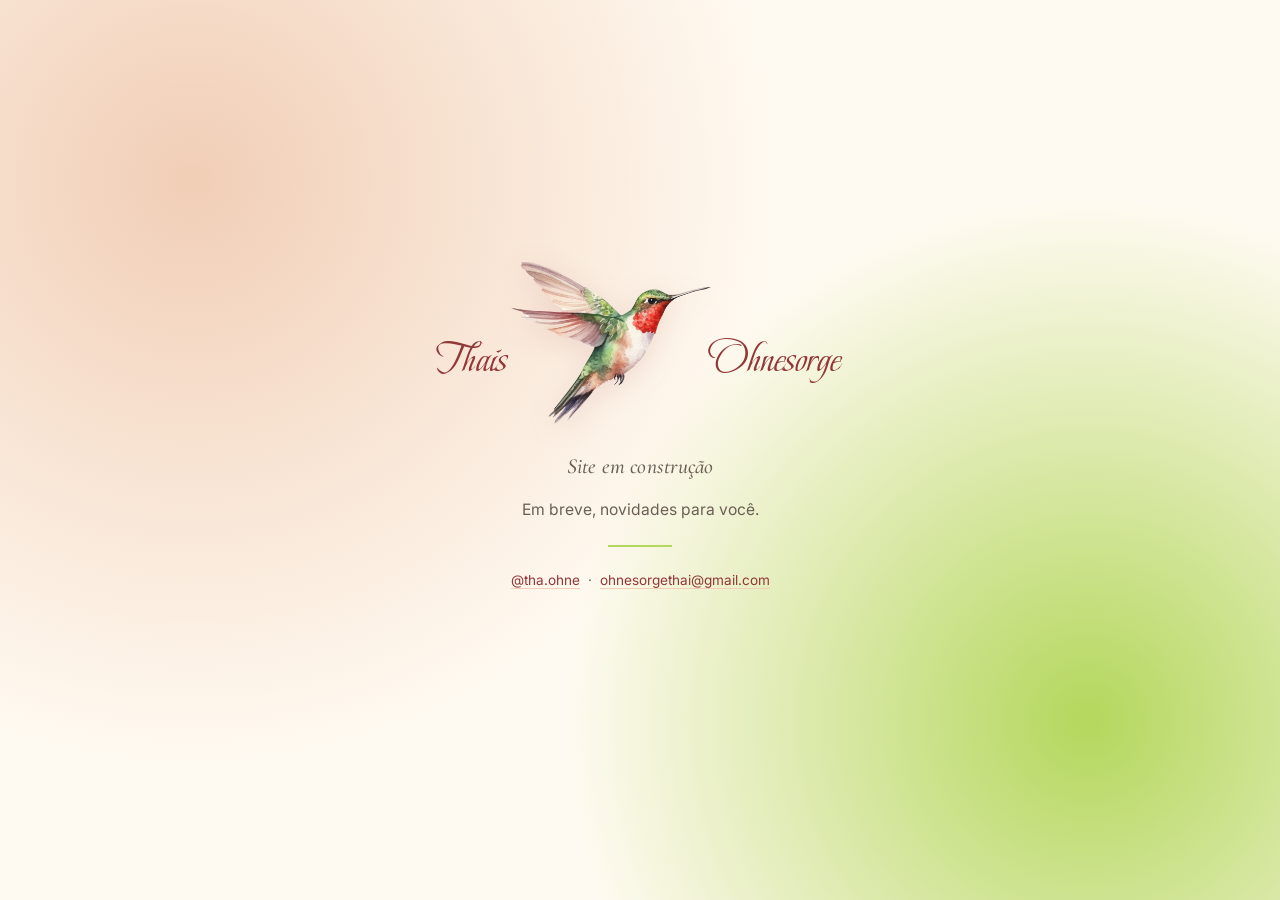
<file: index.html>
<!DOCTYPE html>
<html lang="pt-BR">
<head>
<meta charset="UTF-8">
<meta name="viewport" content="width=device-width, initial-scale=1.0">
<title>Thais Ohnesorge ARTE</title>
<meta name="description" content="O site de Thais Ohnesorge, ilustradora e aquarelista, está em construção. Em breve novidades.">
<link rel="preconnect" href="https://fonts.googleapis.com">
<link rel="preconnect" href="https://fonts.gstatic.com" crossorigin>
<link href="https://fonts.googleapis.com/css2?family=Beau+Rivage&family=Cormorant+Garamond:ital,wght@0,500;0,700;1,500&family=Inter:wght@400;500;600&display=swap" rel="stylesheet">
<style>
  :root{
    --paper:#fffaf1;
    --sand:#f1ceb6;
    --green:#b4d75d;
    --wine:#923737;
    --red:#d24737;
    --ink:#2b2420;
    --ink-soft:#6b5f54;
  }
  *{box-sizing:border-box;}
  html,body{height:100%;}
  body{
    margin:0;
    display:flex;
    align-items:center;
    justify-content:center;
    min-height:100svh;
    padding:2rem;
    background:
      radial-gradient(circle at 15% 20%, var(--sand) 0%, transparent 45%),
      radial-gradient(circle at 85% 80%, var(--green) 0%, transparent 40%),
      var(--paper);
    font-family:'Inter', sans-serif;
    color:var(--ink);
    text-align:center;
  }
  .card{
    max-width:600px;
    width:100%;
  }
  .brand-mark{
    display:flex;
    align-items:center;
    justify-content:center;
    gap:4px;
    margin:0 auto;
  }
  .brand-mark img{
    width:200px;
    width:clamp(150px, 30vw, 200px);
    height:auto;
    flex:0 0 auto;
    margin-top:-6%;
    filter:drop-shadow(0 6px 14px rgba(146,55,55,0.12));
  }
  .brand-mark .script-name{
    font-family:'Beau Rivage', cursive;
    color:var(--wine);
    line-height:1;
    white-space:nowrap;
    flex:0 0 auto;
    font-size:2.6rem;
    font-size:clamp(1.9rem, 6vw, 2.6rem);
  }
  .brand-mark .name-left{
    text-align:right;
  }
  .brand-mark .name-right{
    text-align:left;
  }
  .status{
    margin-top:1.8rem;
    font-family:'Cormorant Garamond', serif;
    font-style:italic;
    font-weight:500;
    font-size:1.35rem;
    color:var(--ink-soft);
    letter-spacing:0.01em;
  }
  .lede{
    margin-top:0.6rem;
    font-size:0.98rem;
    color:var(--ink-soft);
  }
  .rule{
    width:64px;
    height:2px;
    background:var(--green);
    border:none;
    margin:1.6rem auto;
  }
  .social{
    font-size:0.85rem;
    color:var(--ink-soft);
  }
  .social a{
    color:var(--wine);
    text-decoration:none;
    border-bottom:1px solid var(--sand);
  }
  .social a:hover{
    border-color:var(--wine);
  }

  @media (max-width: 480px){
    .brand-mark{
      flex-wrap:wrap;
      row-gap:0.3rem;
    }
    .brand-mark img{
      order:-1;
      flex-basis:100%;
      margin-top:0;
      width:180px;
    }
    .brand-mark .script-name{
      font-size:2rem;
    }
  }
</style>
</head>
<body>
  <div class="card">
    <div class="brand-mark">
      <span class="script-name name-left">Thais</span>
      <img src="assets/img/hummingbird.png" alt="Beija-flor em aquarela, símbolo de Thais Ohnesorge Arte">
      <span class="script-name name-right">Ohnesorge</span>
    </div>

    <p class="status">Site em construção</p>
    <p class="lede">Em breve, novidades para você.</p>

    <hr class="rule">

    <p class="social">
      <a href="https://instagram.com/tha.ohne" target="_blank" rel="noopener">@tha.ohne</a>
      &nbsp;·&nbsp;
      <a href="mailto:ohnesorgethai@gmail.com">ohnesorgethai@gmail.com</a>
    </p>
  </div>
</body>
</html>
</file>
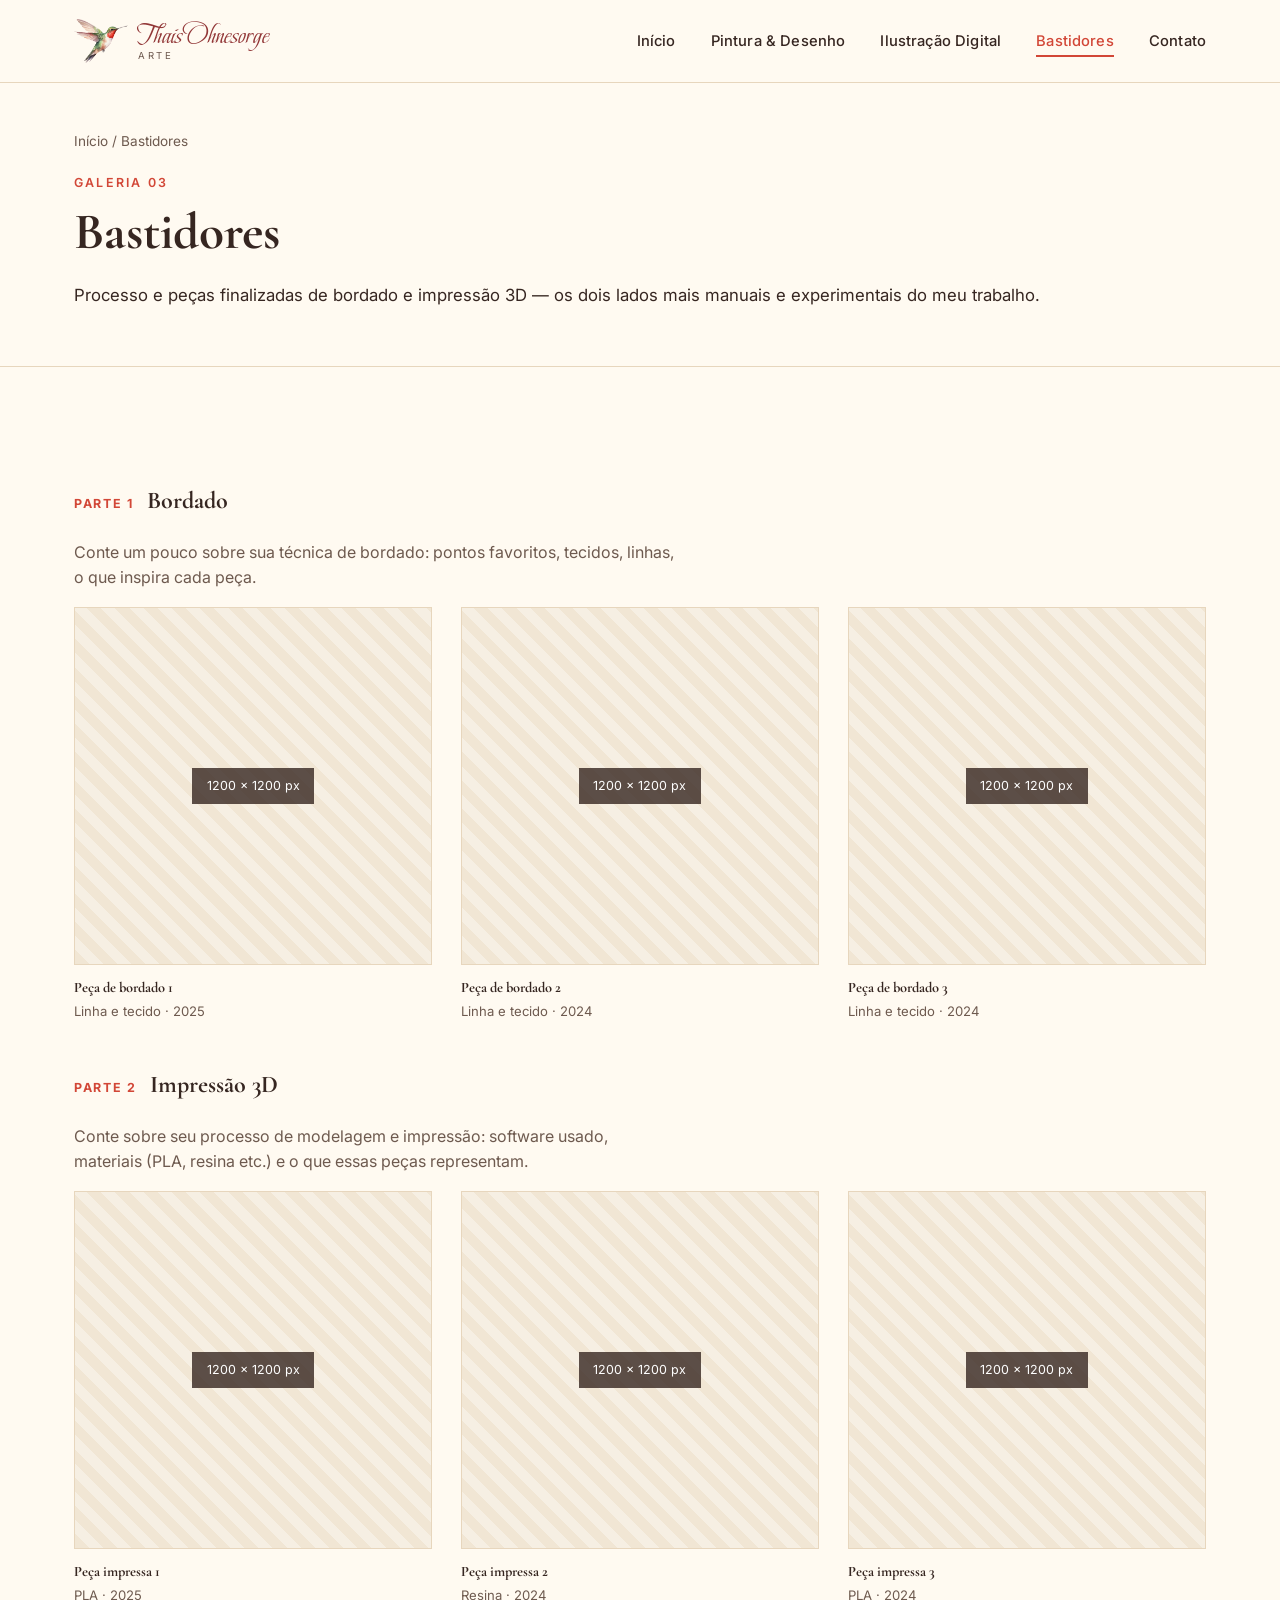
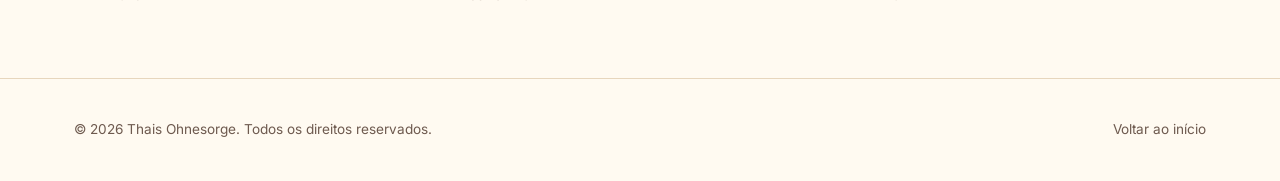
<file: bastidores.html>
<!DOCTYPE html>
<html lang="pt-BR">
<head>
<meta charset="UTF-8">
<meta name="viewport" content="width=device-width, initial-scale=1.0">
<title>Bastidores — Bordado &amp; Impressão 3D — Thais Ohnesorge</title>
<meta name="description" content="Bastidores de Thais Ohnesorge: bordado e impressão 3D, processo e peças finalizadas.">
<link rel="icon" href="assets/img/favicon.png" type="image/png">
<link rel="preconnect" href="https://fonts.googleapis.com">
<link rel="preconnect" href="https://fonts.gstatic.com" crossorigin>
<link href="https://fonts.googleapis.com/css2?family=Beau+Rivage&family=Cormorant+Garamond:ital,wght@0,500;0,700;1,500&family=Inter:wght@400;500;600;700&display=swap" rel="stylesheet">
<link rel="stylesheet" href="css/style.css">
</head>
<body>

<header class="site-header">
  <div class="wrap">
    <a href="index.html" class="brand">
      <img src="assets/img/hummingbird.png" alt="Beija-flor, símbolo de Thais Ohnesorge Arte">
      <span class="brand-text">
        <span class="brand-name">Thais Ohnesorge</span>
        <span class="brand-tag">Arte</span>
      </span>
    </a>
    <nav class="main-nav">
      <ul>
        <li><a href="index.html">Início</a></li>
        <li><a href="pintura-desenho.html">Pintura &amp; Desenho</a></li>
        <li><a href="ilustracao-digital.html">Ilustração Digital</a></li>
        <li><a href="bastidores.html">Bastidores</a></li>
        <li><a href="index.html#contato">Contato</a></li>
      </ul>
    </nav>
    <button class="menu-toggle" aria-label="Abrir menu" aria-expanded="false">
      <span></span><span></span><span></span>
    </button>
  </div>
</header>

<section class="page-hero">
  <div class="wrap">
    <p class="breadcrumb"><a href="index.html">Início</a> / Bastidores</p>
    <p class="eyebrow">Galeria 03</p>
    <h1 style="font-family:var(--font-serif); color:var(--ink); font-size:clamp(2.2rem,4vw,3.2rem);">Bastidores</h1>
    <p class="lede" style="font-size:1.05rem;">Processo e peças finalizadas de bordado e impressão 3D — os dois lados mais manuais e experimentais do meu trabalho.</p>
  </div>
</section>

<section>
  <div class="wrap">

    <div class="subsection-title">
      <span class="tag">Parte 1</span>
      <h2 style="margin:0;">Bordado</h2>
    </div>
    <p style="max-width:60ch; color:var(--ink-soft);">Conte um pouco sobre sua técnica de bordado: pontos favoritos, tecidos, linhas, o que inspira cada peça.</p>
    <div class="gallery">

      <figure>
        <div class="placeholder" style="--ratio:1/1;" data-label="Bordado 1 — substitua pela imagem"><span class="ph-label">1200 × 1200 px</span></div>
        <figcaption><span class="title">Peça de bordado 1</span><span class="meta">Linha e tecido · 2025</span></figcaption>
      </figure>

      <figure>
        <div class="placeholder" style="--ratio:1/1;" data-label="Bordado 2 — substitua pela imagem"><span class="ph-label">1200 × 1200 px</span></div>
        <figcaption><span class="title">Peça de bordado 2</span><span class="meta">Linha e tecido · 2024</span></figcaption>
      </figure>

      <figure>
        <div class="placeholder" style="--ratio:1/1;" data-label="Bordado 3 — substitua pela imagem"><span class="ph-label">1200 × 1200 px</span></div>
        <figcaption><span class="title">Peça de bordado 3</span><span class="meta">Linha e tecido · 2024</span></figcaption>
      </figure>

    </div>

    <div class="subsection-title">
      <span class="tag">Parte 2</span>
      <h2 style="margin:0;">Impressão 3D</h2>
    </div>
    <p style="max-width:60ch; color:var(--ink-soft);">Conte sobre seu processo de modelagem e impressão: software usado, materiais (PLA, resina etc.) e o que essas peças representam.</p>
    <div class="gallery">

      <figure>
        <div class="placeholder" style="--ratio:1/1;" data-label="Impressão 3D 1 — substitua pela imagem"><span class="ph-label">1200 × 1200 px</span></div>
        <figcaption><span class="title">Peça impressa 1</span><span class="meta">PLA · 2025</span></figcaption>
      </figure>

      <figure>
        <div class="placeholder" style="--ratio:1/1;" data-label="Impressão 3D 2 — substitua pela imagem"><span class="ph-label">1200 × 1200 px</span></div>
        <figcaption><span class="title">Peça impressa 2</span><span class="meta">Resina · 2024</span></figcaption>
      </figure>

      <figure>
        <div class="placeholder" style="--ratio:1/1;" data-label="Impressão 3D 3 — substitua pela imagem"><span class="ph-label">1200 × 1200 px</span></div>
        <figcaption><span class="title">Peça impressa 3</span><span class="meta">PLA · 2024</span></figcaption>
      </figure>

    </div>
  </div>
</section>

<footer class="site-footer">
  <div class="wrap">
    <span>© 2026 Thais Ohnesorge. Todos os direitos reservados.</span>
    <span><a href="index.html">Voltar ao início</a></span>
  </div>
</footer>

<div class="lightbox" id="lightbox">
  <button class="lightbox-close" aria-label="Fechar">&times;</button>
  <div class="lightbox-inner"></div>
</div>

<script src="js/script.js"></script>
</body>
</html>
</file>
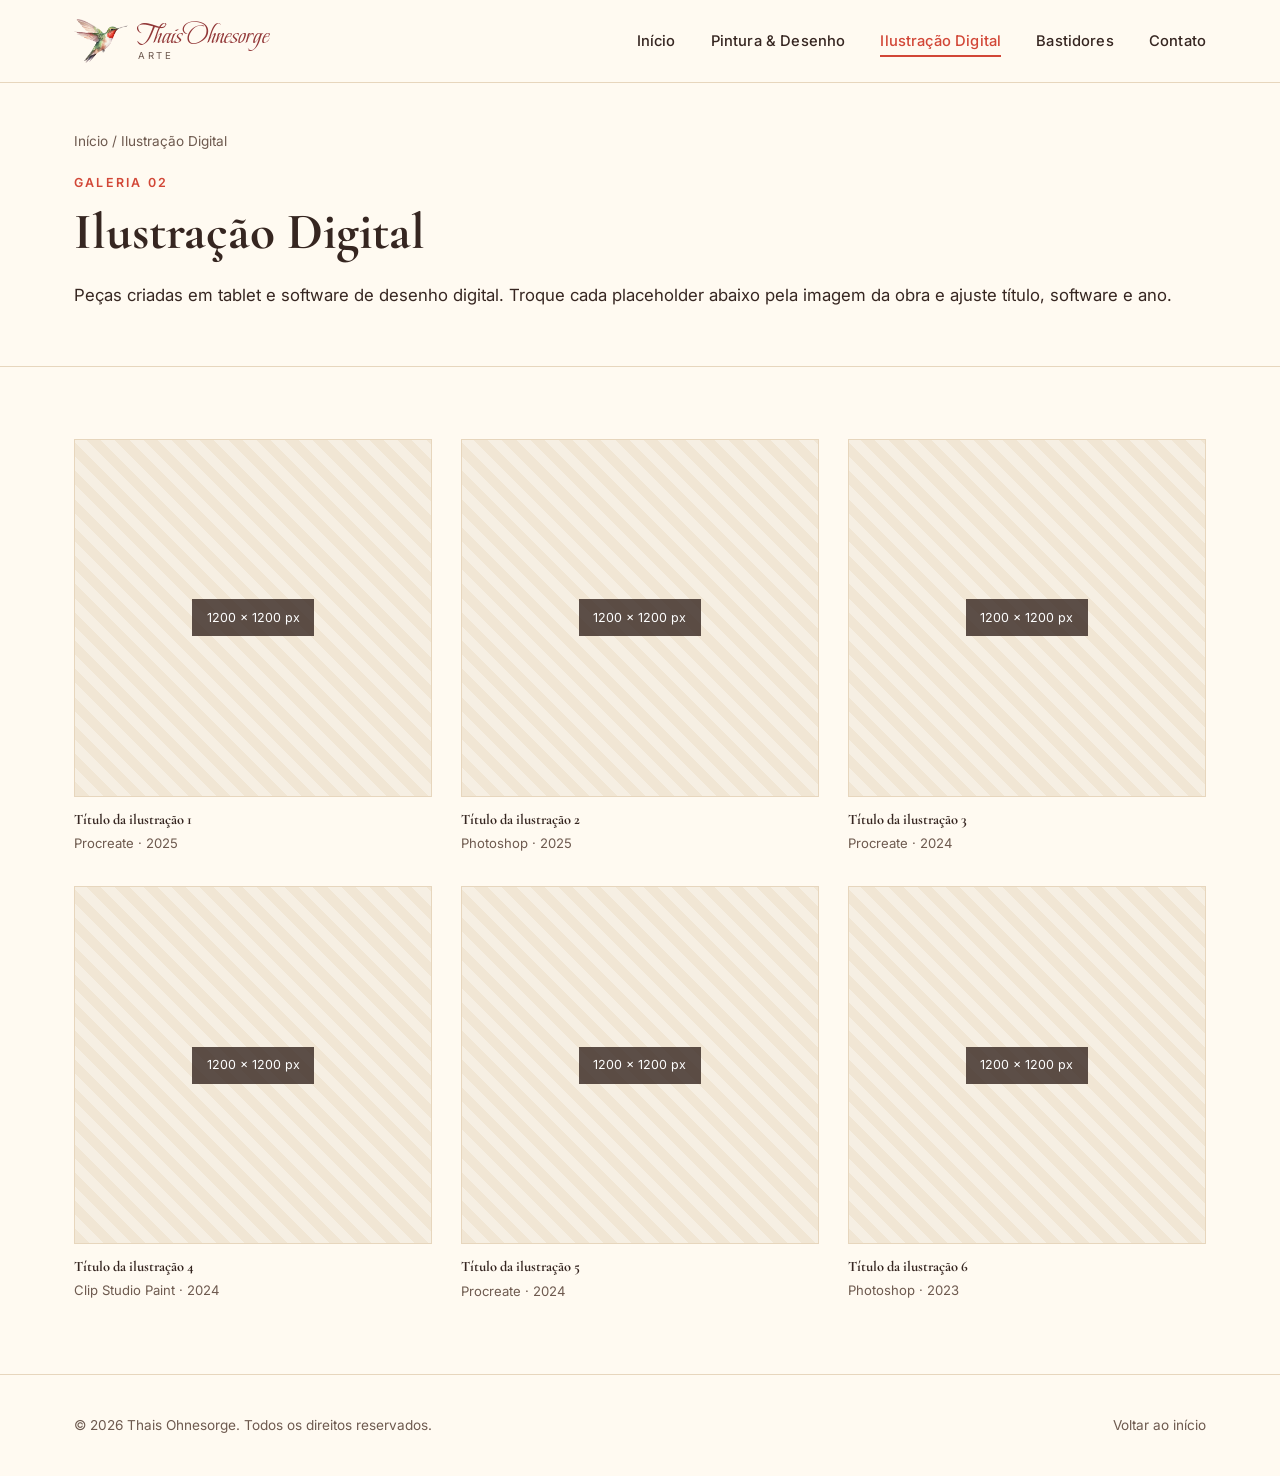
<file: ilustracao-digital.html>
<!DOCTYPE html>
<html lang="pt-BR">
<head>
<meta charset="UTF-8">
<meta name="viewport" content="width=device-width, initial-scale=1.0">
<title>Ilustração Digital — Thais Ohnesorge</title>
<meta name="description" content="Galeria de ilustração digital de Thais Ohnesorge.">
<link rel="icon" href="assets/img/favicon.png" type="image/png">
<link rel="preconnect" href="https://fonts.googleapis.com">
<link rel="preconnect" href="https://fonts.gstatic.com" crossorigin>
<link href="https://fonts.googleapis.com/css2?family=Beau+Rivage&family=Cormorant+Garamond:ital,wght@0,500;0,700;1,500&family=Inter:wght@400;500;600;700&display=swap" rel="stylesheet">
<link rel="stylesheet" href="css/style.css">
</head>
<body>

<header class="site-header">
  <div class="wrap">
    <a href="index.html" class="brand">
      <img src="assets/img/hummingbird.png" alt="Beija-flor, símbolo de Thais Ohnesorge Arte">
      <span class="brand-text">
        <span class="brand-name">Thais Ohnesorge</span>
        <span class="brand-tag">Arte</span>
      </span>
    </a>
    <nav class="main-nav">
      <ul>
        <li><a href="index.html">Início</a></li>
        <li><a href="pintura-desenho.html">Pintura &amp; Desenho</a></li>
        <li><a href="ilustracao-digital.html">Ilustração Digital</a></li>
        <li><a href="bastidores.html">Bastidores</a></li>
        <li><a href="index.html#contato">Contato</a></li>
      </ul>
    </nav>
    <button class="menu-toggle" aria-label="Abrir menu" aria-expanded="false">
      <span></span><span></span><span></span>
    </button>
  </div>
</header>

<section class="page-hero">
  <div class="wrap">
    <p class="breadcrumb"><a href="index.html">Início</a> / Ilustração Digital</p>
    <p class="eyebrow">Galeria 02</p>
    <h1 style="font-family:var(--font-serif); color:var(--ink); font-size:clamp(2.2rem,4vw,3.2rem);">Ilustração Digital</h1>
    <p class="lede" style="font-size:1.05rem;">Peças criadas em tablet e software de desenho digital. Troque cada placeholder abaixo pela imagem da obra e ajuste título, software e ano.</p>
  </div>
</section>

<section>
  <div class="wrap">
    <div class="gallery">

      <figure>
        <div class="placeholder" style="--ratio:1/1;" data-label="Obra 1 — substitua pela imagem (1200x1200px)"><span class="ph-label">1200 × 1200 px</span></div>
        <figcaption><span class="title">Título da ilustração 1</span><span class="meta">Procreate · 2025</span></figcaption>
      </figure>

      <figure>
        <div class="placeholder" style="--ratio:1/1;" data-label="Obra 2 — substitua pela imagem"><span class="ph-label">1200 × 1200 px</span></div>
        <figcaption><span class="title">Título da ilustração 2</span><span class="meta">Photoshop · 2025</span></figcaption>
      </figure>

      <figure>
        <div class="placeholder" style="--ratio:1/1;" data-label="Obra 3 — substitua pela imagem"><span class="ph-label">1200 × 1200 px</span></div>
        <figcaption><span class="title">Título da ilustração 3</span><span class="meta">Procreate · 2024</span></figcaption>
      </figure>

      <figure>
        <div class="placeholder" style="--ratio:1/1;" data-label="Obra 4 — substitua pela imagem"><span class="ph-label">1200 × 1200 px</span></div>
        <figcaption><span class="title">Título da ilustração 4</span><span class="meta">Clip Studio Paint · 2024</span></figcaption>
      </figure>

      <figure>
        <div class="placeholder" style="--ratio:1/1;" data-label="Obra 5 — substitua pela imagem"><span class="ph-label">1200 × 1200 px</span></div>
        <figcaption><span class="title">Título da ilustração 5</span><span class="meta">Procreate · 2024</span></figcaption>
      </figure>

      <figure>
        <div class="placeholder" style="--ratio:1/1;" data-label="Obra 6 — substitua pela imagem"><span class="ph-label">1200 × 1200 px</span></div>
        <figcaption><span class="title">Título da ilustração 6</span><span class="meta">Photoshop · 2023</span></figcaption>
      </figure>

    </div>
  </div>
</section>

<footer class="site-footer">
  <div class="wrap">
    <span>© 2026 Thais Ohnesorge. Todos os direitos reservados.</span>
    <span><a href="index.html">Voltar ao início</a></span>
  </div>
</footer>

<div class="lightbox" id="lightbox">
  <button class="lightbox-close" aria-label="Fechar">&times;</button>
  <div class="lightbox-inner"></div>
</div>

<script src="js/script.js"></script>
</body>
</html>
</file>
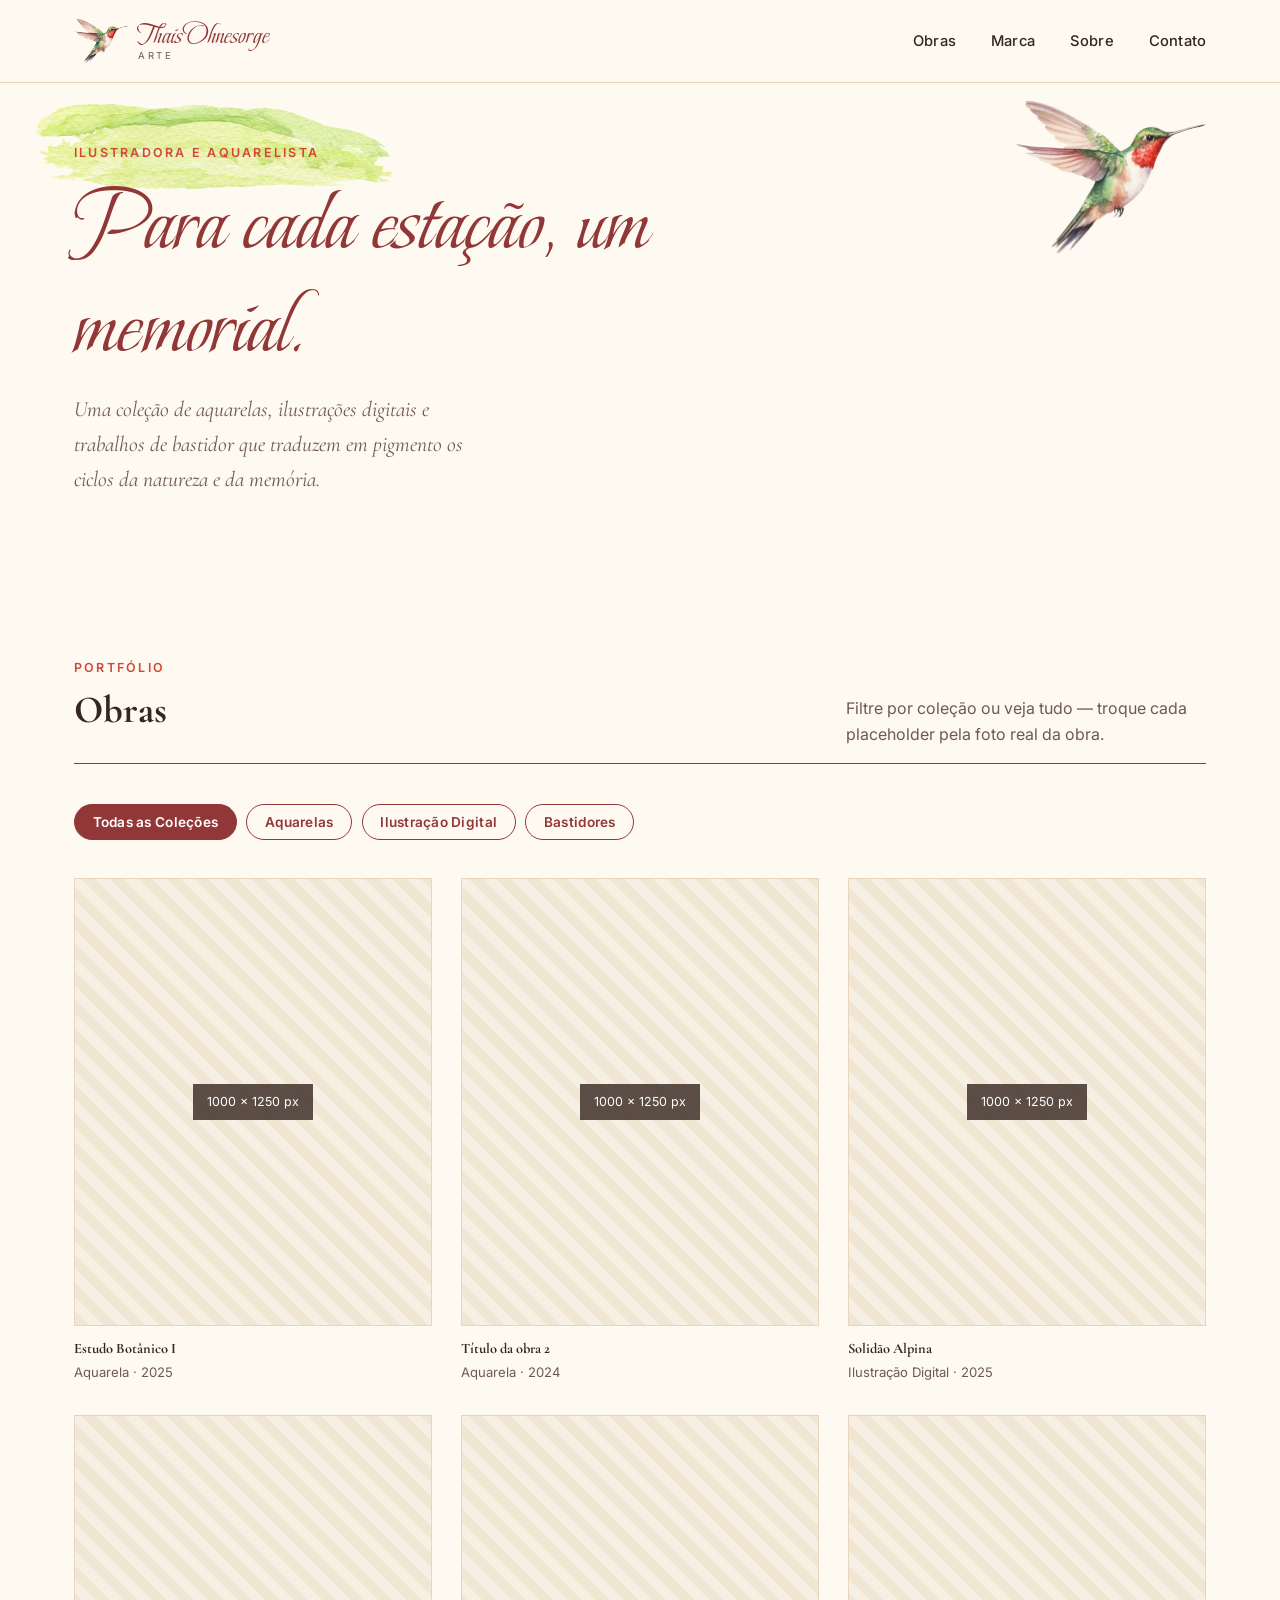
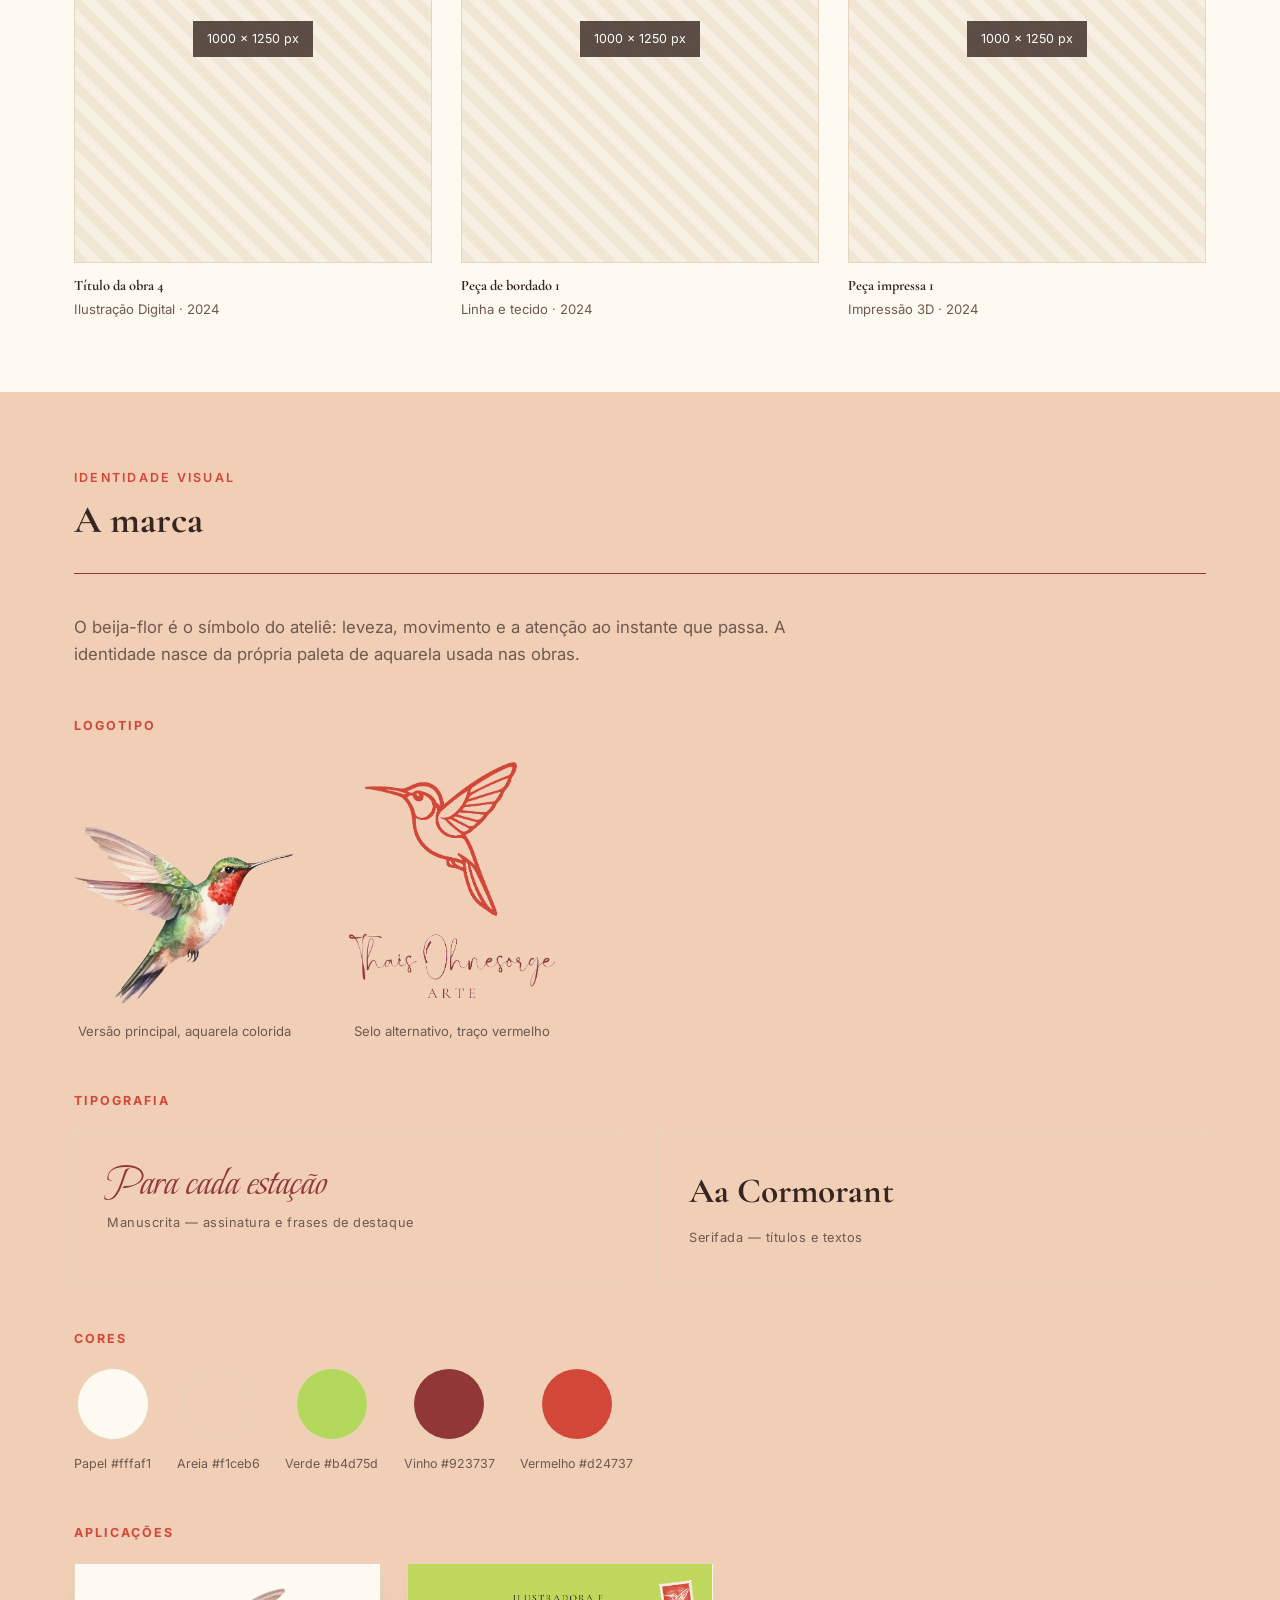
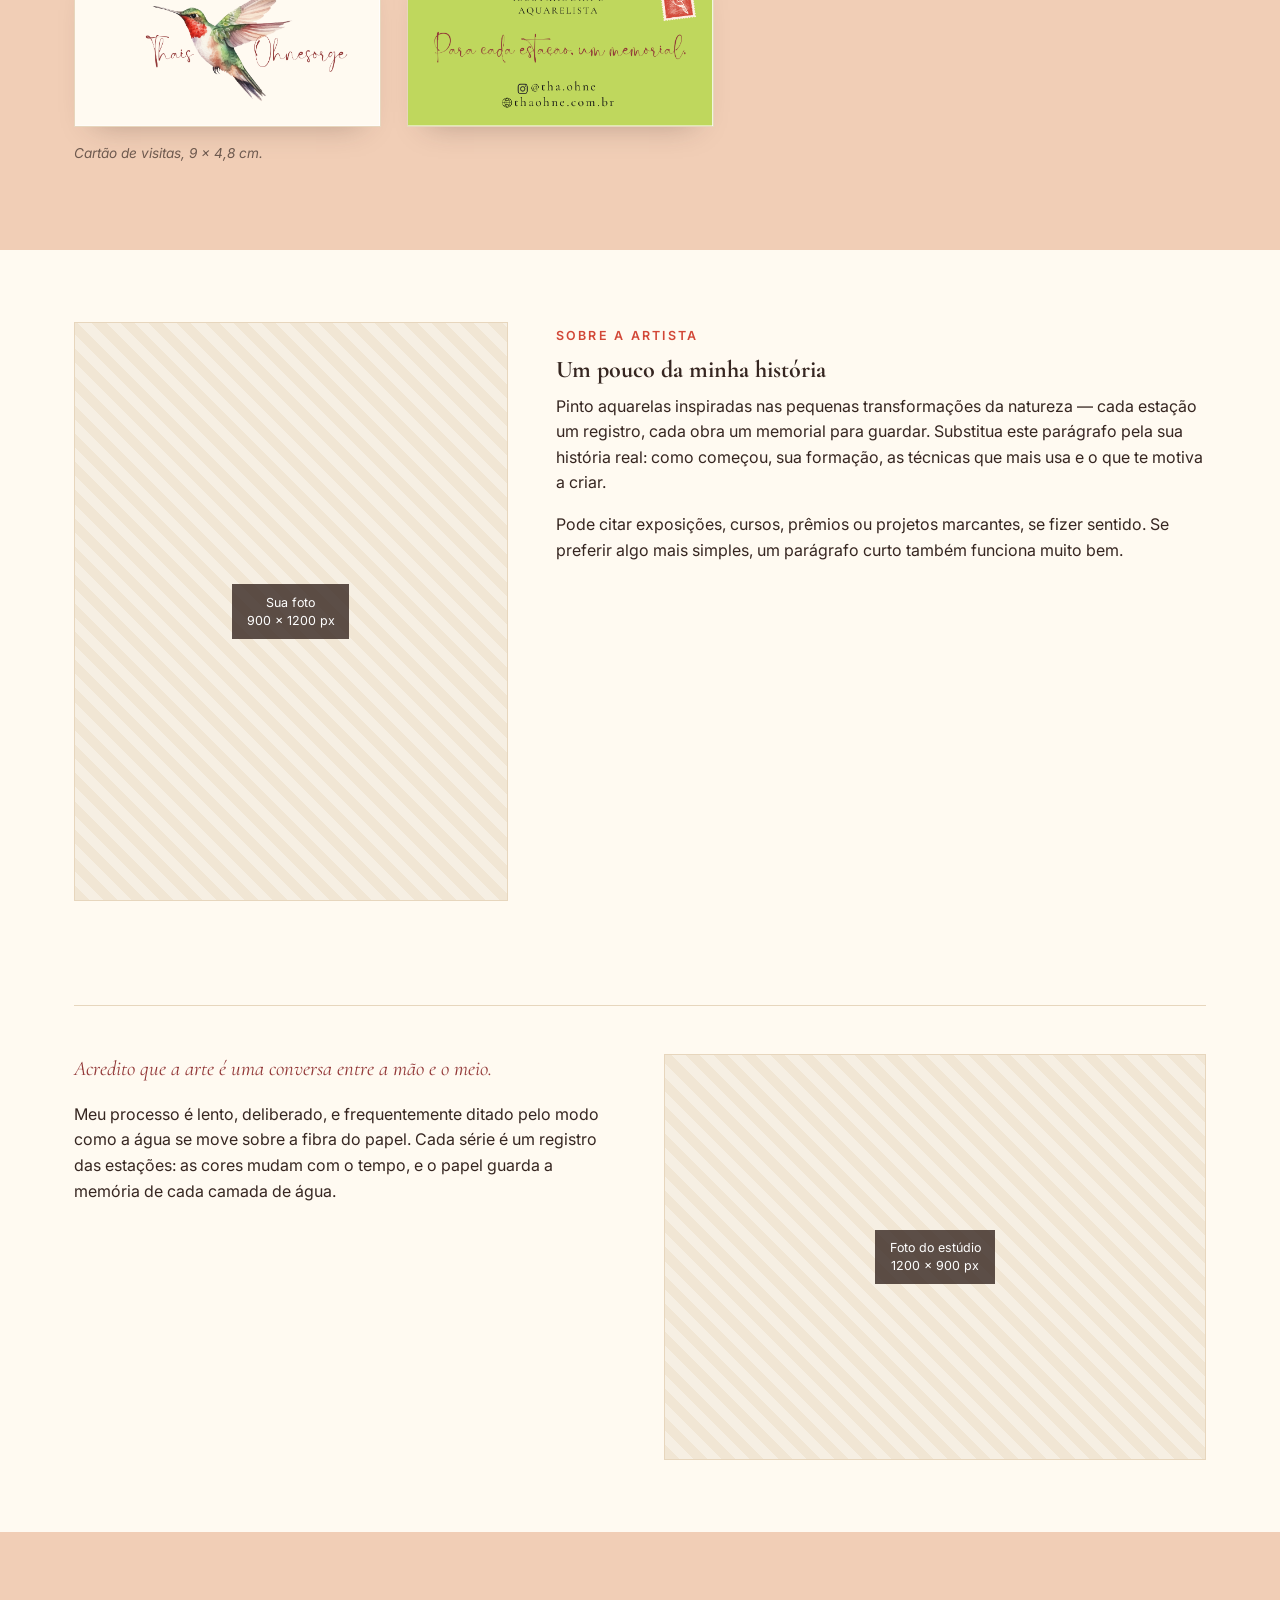
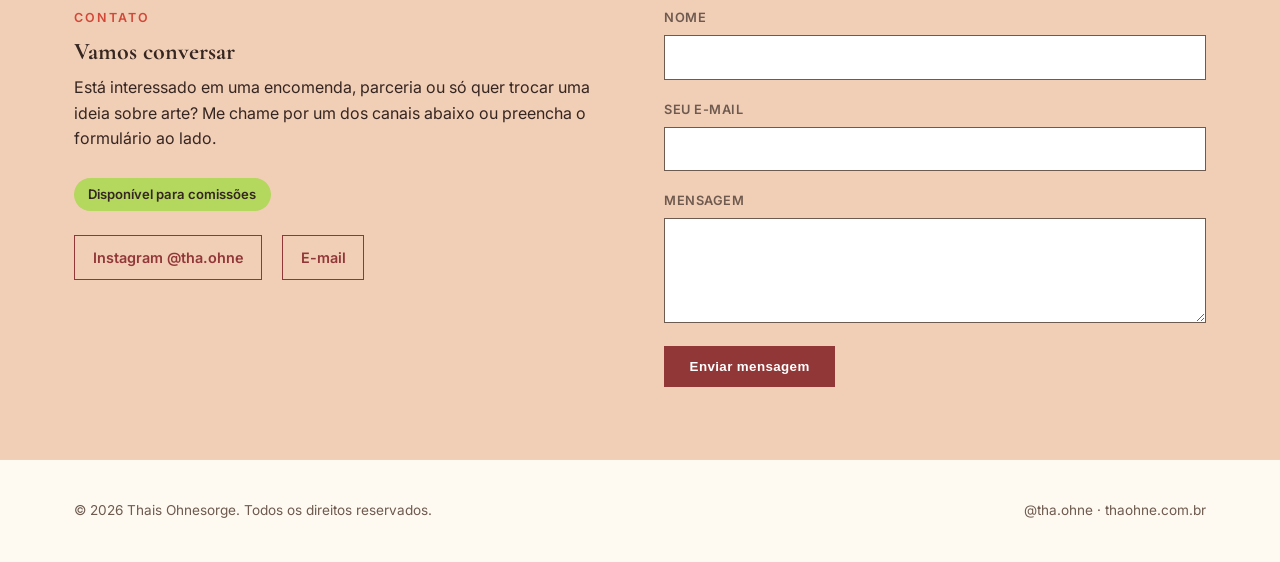
<file: index_construcao.html>
<!DOCTYPE html>
<html lang="pt-BR">
<head>
<meta charset="UTF-8">
<meta name="viewport" content="width=device-width, initial-scale=1.0">
<title>Thais Ohnesorge ARTE — Aquarelas e Ilustração</title>
<meta name="description" content="Portfólio de Thais Ohnesorge, ilustradora e aquarelista: aquarelas, ilustrações digitais e bastidores. Para cada estação, um memorial.">
<link rel="icon" href="assets/img/favicon.png" type="image/png">
<link rel="preconnect" href="https://fonts.googleapis.com">
<link rel="preconnect" href="https://fonts.gstatic.com" crossorigin>
<link href="https://fonts.googleapis.com/css2?family=Beau+Rivage&family=Cormorant+Garamond:ital,wght@0,500;0,700;1,500&family=Inter:wght@400;500;600;700&display=swap" rel="stylesheet">
<link rel="stylesheet" href="css/style.css">
</head>
<body>

<!-- ===================== HEADER ===================== -->
<header class="site-header">
  <div class="wrap">
    <a href="#top" id="top" class="brand">
      <img src="assets/img/hummingbird.png" alt="Beija-flor, símbolo de Thais Ohnesorge Arte">
      <span class="brand-text">
        <span class="brand-name">Thais Ohnesorge</span>
        <span class="brand-tag">Arte</span>
      </span>
    </a>
    <nav class="main-nav">
      <ul>
        <li><a href="#obras">Obras</a></li>
        <li><a href="#marca">Marca</a></li>
        <li><a href="#sobre">Sobre</a></li>
        <li><a href="#contato">Contato</a></li>
      </ul>
    </nav>
    <button class="menu-toggle" aria-label="Abrir menu" aria-expanded="false">
      <span></span><span></span><span></span>
    </button>
  </div>
</header>

<!-- ===================== HERO ===================== -->
<section class="hero">
  <div class="wrap">
    <img src="assets/img/hummingbird.png" class="hero-bird" alt="">
    <div class="hero-name-block" style="grid-column: 1 / -1; max-width: 62ch;">
      <img src="assets/img/watercolor-swash.png" class="hero-swash" alt="">
      <p class="eyebrow">Ilustradora e Aquarelista</p>
      <h1>Para cada estação, um memorial.</h1>
      <p class="lede">Uma coleção de aquarelas, ilustrações digitais e trabalhos de bastidor que traduzem em pigmento os ciclos da natureza e da memória.</p>
    </div>
  </div>
</section>

<!-- ===================== OBRAS ===================== -->
<section id="obras">
  <div class="wrap">
    <div class="section-head">
      <div>
        <p class="eyebrow">Portfólio</p>
        <h2>Obras</h2>
      </div>
      <p style="color:var(--ink-soft); max-width:36ch; margin:0;">Filtre por coleção ou veja tudo — troque cada placeholder pela foto real da obra.</p>
    </div>

    <div class="filter-tabs">
      <button type="button" data-filter="todas" class="active">Todas as Coleções</button>
      <button type="button" data-filter="aquarelas">Aquarelas</button>
      <button type="button" data-filter="digital">Ilustração Digital</button>
      <button type="button" data-filter="bastidores">Bastidores</button>
    </div>

    <div class="gallery">

      <figure data-category="aquarelas">
        <div class="placeholder" style="--ratio:4/5;" data-label="Obra 1 — substitua pela imagem (1000x1250px)"><span class="ph-label">1000 × 1250 px</span></div>
        <figcaption><span class="title">Estudo Botânico I</span><span class="meta">Aquarela · 2025</span></figcaption>
      </figure>

      <figure data-category="aquarelas">
        <div class="placeholder" style="--ratio:4/5;" data-label="Obra 2 — substitua pela imagem"><span class="ph-label">1000 × 1250 px</span></div>
        <figcaption><span class="title">Título da obra 2</span><span class="meta">Aquarela · 2024</span></figcaption>
      </figure>

      <figure data-category="digital">
        <div class="placeholder" style="--ratio:4/5;" data-label="Obra 3 — substitua pela imagem"><span class="ph-label">1000 × 1250 px</span></div>
        <figcaption><span class="title">Solidão Alpina</span><span class="meta">Ilustração Digital · 2025</span></figcaption>
      </figure>

      <figure data-category="digital">
        <div class="placeholder" style="--ratio:4/5;" data-label="Obra 4 — substitua pela imagem"><span class="ph-label">1000 × 1250 px</span></div>
        <figcaption><span class="title">Título da obra 4</span><span class="meta">Ilustração Digital · 2024</span></figcaption>
      </figure>

      <figure data-category="bastidores">
        <div class="placeholder" style="--ratio:4/5;" data-label="Obra 5 — substitua pela imagem"><span class="ph-label">1000 × 1250 px</span></div>
        <figcaption><span class="title">Peça de bordado 1</span><span class="meta">Linha e tecido · 2024</span></figcaption>
      </figure>

      <figure data-category="bastidores">
        <div class="placeholder" style="--ratio:4/5;" data-label="Obra 6 — substitua pela imagem"><span class="ph-label">1000 × 1250 px</span></div>
        <figcaption><span class="title">Peça impressa 1</span><span class="meta">Impressão 3D · 2024</span></figcaption>
      </figure>

    </div>
  </div>
</section>

<!-- ===================== MARCA ===================== -->
<section class="alt" id="marca">
  <div class="wrap">
    <div class="section-head">
      <div>
        <p class="eyebrow">Identidade Visual</p>
        <h2>A marca</h2>
      </div>
    </div>
    <p class="marca-intro">O beija-flor é o símbolo do ateliê: leveza, movimento e a atenção ao instante que passa. A identidade nasce da própria paleta de aquarela usada nas obras.</p>

    <div class="marca-block">
      <span class="tag">Logotipo</span>
      <div class="logos-row">
        <div class="logo-item">
          <img src="assets/img/hummingbird.png" alt="Logotipo principal — beija-flor em aquarela">
          <span>Versão principal, aquarela colorida</span>
        </div>
        <div class="logo-item">
          <img src="assets/img/logo-alt-red.png" alt="Selo alternativo — beija-flor em traço vermelho">
          <span>Selo alternativo, traço vermelho</span>
        </div>
      </div>
    </div>

    <div class="marca-block">
      <span class="tag">Tipografia</span>
      <div class="type-samples">
        <div class="type-sample">
          <div class="sample-script">Para cada estação</div>
          <div class="sample-label">Manuscrita — assinatura e frases de destaque</div>
        </div>
        <div class="type-sample">
          <div class="sample-serif">Aa Cormorant</div>
          <div class="sample-label">Serifada — títulos e textos</div>
        </div>
      </div>
    </div>

    <div class="marca-block">
      <span class="tag">Cores</span>
      <div class="color-swatches">
        <div class="color-swatch"><div class="swatch-circle" style="background:#fffaf1;"></div><span class="swatch-hex">Papel #fffaf1</span></div>
        <div class="color-swatch"><div class="swatch-circle" style="background:#f1ceb6;"></div><span class="swatch-hex">Areia #f1ceb6</span></div>
        <div class="color-swatch"><div class="swatch-circle" style="background:#b4d75d;"></div><span class="swatch-hex">Verde #b4d75d</span></div>
        <div class="color-swatch"><div class="swatch-circle" style="background:#923737;"></div><span class="swatch-hex">Vinho #923737</span></div>
        <div class="color-swatch"><div class="swatch-circle" style="background:#d24737;"></div><span class="swatch-hex">Vermelho #d24737</span></div>
      </div>
    </div>

    <div class="marca-block">
      <span class="tag">Aplicações</span>
      <div class="applications-grid">
        <img src="assets/img/card-front.png" alt="Cartão de visitas — frente, com o beija-flor em aquarela">
        <img src="assets/img/card-back.png" alt="Cartão de visitas — verso, fundo verde com a frase Para cada estação, um memorial">
      </div>
      <p class="applications-caption">Cartão de visitas, 9 × 4,8 cm.</p>
    </div>
  </div>
</section>

<!-- ===================== SOBRE ===================== -->
<section id="sobre">
  <div class="wrap about-grid">
    <div class="placeholder" style="--ratio: 3/4;" data-label="Foto da artista (recomendado: 900x1200px)">
      <span class="ph-label">Sua foto<br>900 × 1200 px</span>
    </div>
    <div>
      <p class="eyebrow">Sobre a artista</p>
      <h2>Um pouco da minha história</h2>
      <!-- Placeholder — troque pelo texto real da Thais (formação, técnica, inspiração) -->
      <p>Pinto aquarelas inspiradas nas pequenas transformações da natureza — cada estação um registro, cada obra um memorial para guardar. Substitua este parágrafo pela sua história real: como começou, sua formação, as técnicas que mais usa e o que te motiva a criar.</p>
      <p>Pode citar exposições, cursos, prêmios ou projetos marcantes, se fizer sentido. Se preferir algo mais simples, um parágrafo curto também funciona muito bem.</p>
    </div>

    <div class="philosophy-block" style="grid-column: 1 / -1;">
      <div>
        <!-- Placeholder — troque pelo texto real sobre o processo criativo -->
        <blockquote>Acredito que a arte é uma conversa entre a mão e o meio.</blockquote>
        <p>Meu processo é lento, deliberado, e frequentemente ditado pelo modo como a água se move sobre a fibra do papel. Cada série é um registro das estações: as cores mudam com o tempo, e o papel guarda a memória de cada camada de água.</p>
      </div>
      <div class="placeholder" style="--ratio: 4/3;" data-label="Foto do estúdio (recomendado: 1200x900px)">
        <span class="ph-label">Foto do estúdio<br>1200 × 900 px</span>
      </div>
    </div>
  </div>
</section>

<!-- ===================== CONTATO ===================== -->
<section class="alt" id="contato">
  <div class="wrap contact-grid">
    <div>
      <p class="eyebrow">Contato</p>
      <h2>Vamos conversar</h2>
      <p>Está interessado em uma encomenda, parceria ou só quer trocar uma ideia sobre arte? Me chame por um dos canais abaixo ou preencha o formulário ao lado.</p>
      <span class="commissions-note">Disponível para comissões</span>
      <div class="contact-links" style="margin-top:1.2rem;">
        <a href="https://instagram.com/tha.ohne" target="_blank" rel="noopener">Instagram @tha.ohne</a>
        <a href="mailto:contato@thaohne.com.br">E-mail</a>
      </div>
    </div>
    <form class="contact-form" action="mailto:contato@thaohne.com.br" method="post" enctype="text/plain">
      <div>
        <label for="nome">Nome</label>
        <input type="text" id="nome" name="nome" required>
      </div>
      <div>
        <label for="email">Seu e-mail</label>
        <input type="email" id="email" name="email" required>
      </div>
      <div>
        <label for="mensagem">Mensagem</label>
        <textarea id="mensagem" name="mensagem" rows="4" required></textarea>
      </div>
      <button type="submit">Enviar mensagem</button>
    </form>
  </div>
</section>

<!-- ===================== RODAPÉ ===================== -->
<footer class="site-footer">
  <div class="wrap">
    <span>© 2026 Thais Ohnesorge. Todos os direitos reservados.</span>
    <span><a href="https://instagram.com/tha.ohne" target="_blank" rel="noopener">@tha.ohne</a> · thaohne.com.br</span>
  </div>
</footer>

<!-- ===================== LIGHTBOX ===================== -->
<div class="lightbox" id="lightbox">
  <button class="lightbox-close" aria-label="Fechar">&times;</button>
  <div class="lightbox-inner"></div>
</div>

<script src="js/script.js"></script>
</body>
</html>
</file>
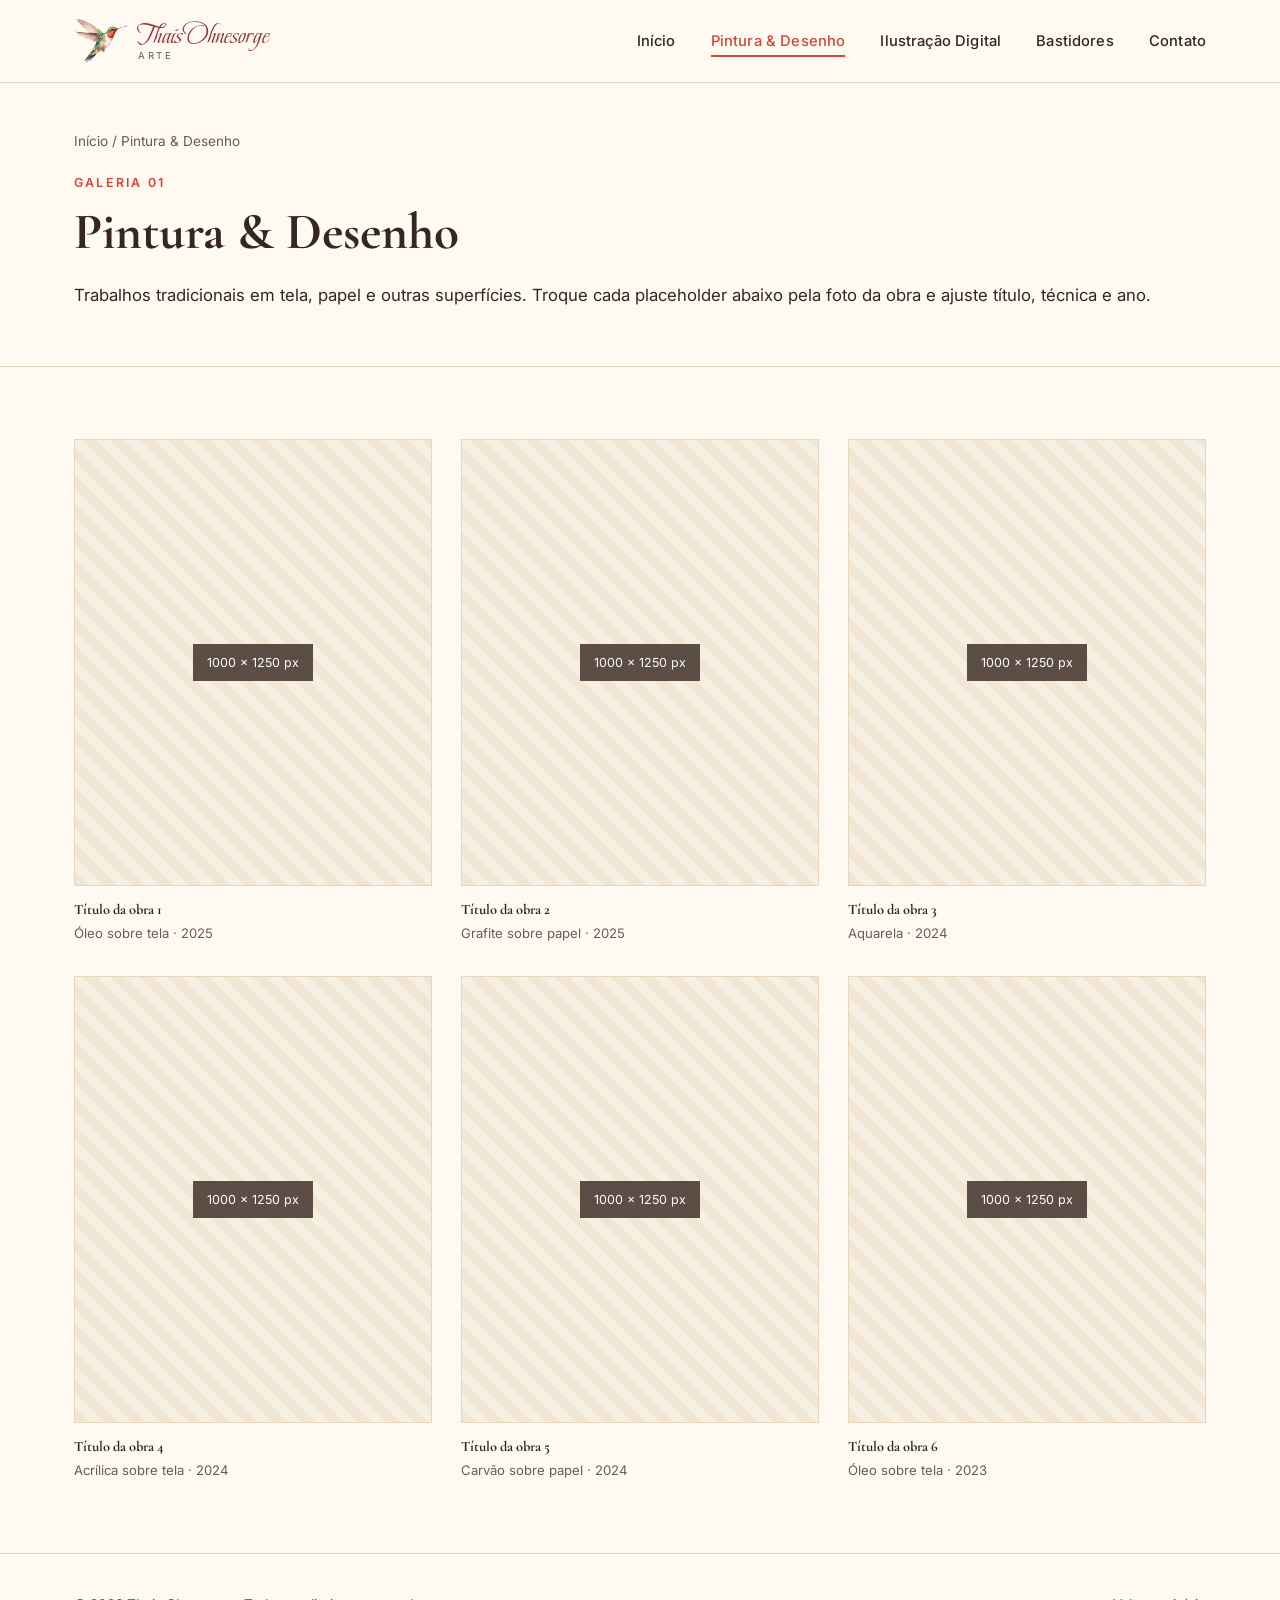
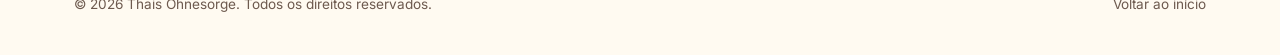
<file: pintura-desenho.html>
<!DOCTYPE html>
<html lang="pt-BR">
<head>
<meta charset="UTF-8">
<meta name="viewport" content="width=device-width, initial-scale=1.0">
<title>Pintura & Desenho — Thais Ohnesorge</title>
<meta name="description" content="Galeria de pintura e desenho tradicional de Thais Ohnesorge.">
<link rel="icon" href="assets/img/favicon.png" type="image/png">
<link rel="preconnect" href="https://fonts.googleapis.com">
<link rel="preconnect" href="https://fonts.gstatic.com" crossorigin>
<link href="https://fonts.googleapis.com/css2?family=Beau+Rivage&family=Cormorant+Garamond:ital,wght@0,500;0,700;1,500&family=Inter:wght@400;500;600;700&display=swap" rel="stylesheet">
<link rel="stylesheet" href="css/style.css">
</head>
<body>

<header class="site-header">
  <div class="wrap">
    <a href="index.html" class="brand">
      <img src="assets/img/hummingbird.png" alt="Beija-flor, símbolo de Thais Ohnesorge Arte">
      <span class="brand-text">
        <span class="brand-name">Thais Ohnesorge</span>
        <span class="brand-tag">Arte</span>
      </span>
    </a>
    <nav class="main-nav">
      <ul>
        <li><a href="index.html">Início</a></li>
        <li><a href="pintura-desenho.html">Pintura &amp; Desenho</a></li>
        <li><a href="ilustracao-digital.html">Ilustração Digital</a></li>
        <li><a href="bastidores.html">Bastidores</a></li>
        <li><a href="index.html#contato">Contato</a></li>
      </ul>
    </nav>
    <button class="menu-toggle" aria-label="Abrir menu" aria-expanded="false">
      <span></span><span></span><span></span>
    </button>
  </div>
</header>

<section class="page-hero">
  <div class="wrap">
    <p class="breadcrumb"><a href="index.html">Início</a> / Pintura &amp; Desenho</p>
    <p class="eyebrow">Galeria 01</p>
    <h1 style="font-family:var(--font-serif); color:var(--ink); font-size:clamp(2.2rem,4vw,3.2rem);">Pintura &amp; Desenho</h1>
    <p class="lede" style="font-size:1.05rem;">Trabalhos tradicionais em tela, papel e outras superfícies. Troque cada placeholder abaixo pela foto da obra e ajuste título, técnica e ano.</p>
  </div>
</section>

<section>
  <div class="wrap">
    <div class="gallery">

      <figure>
        <div class="placeholder" style="--ratio:4/5;" data-label="Obra 1 — substitua pela imagem (1000x1250px)"><span class="ph-label">1000 × 1250 px</span></div>
        <figcaption><span class="title">Título da obra 1</span><span class="meta">Óleo sobre tela · 2025</span></figcaption>
      </figure>

      <figure>
        <div class="placeholder" style="--ratio:4/5;" data-label="Obra 2 — substitua pela imagem"><span class="ph-label">1000 × 1250 px</span></div>
        <figcaption><span class="title">Título da obra 2</span><span class="meta">Grafite sobre papel · 2025</span></figcaption>
      </figure>

      <figure>
        <div class="placeholder" style="--ratio:4/5;" data-label="Obra 3 — substitua pela imagem"><span class="ph-label">1000 × 1250 px</span></div>
        <figcaption><span class="title">Título da obra 3</span><span class="meta">Aquarela · 2024</span></figcaption>
      </figure>

      <figure>
        <div class="placeholder" style="--ratio:4/5;" data-label="Obra 4 — substitua pela imagem"><span class="ph-label">1000 × 1250 px</span></div>
        <figcaption><span class="title">Título da obra 4</span><span class="meta">Acrílica sobre tela · 2024</span></figcaption>
      </figure>

      <figure>
        <div class="placeholder" style="--ratio:4/5;" data-label="Obra 5 — substitua pela imagem"><span class="ph-label">1000 × 1250 px</span></div>
        <figcaption><span class="title">Título da obra 5</span><span class="meta">Carvão sobre papel · 2024</span></figcaption>
      </figure>

      <figure>
        <div class="placeholder" style="--ratio:4/5;" data-label="Obra 6 — substitua pela imagem"><span class="ph-label">1000 × 1250 px</span></div>
        <figcaption><span class="title">Título da obra 6</span><span class="meta">Óleo sobre tela · 2023</span></figcaption>
      </figure>

    </div>
  </div>
</section>

<footer class="site-footer">
  <div class="wrap">
    <span>© 2026 Thais Ohnesorge. Todos os direitos reservados.</span>
    <span><a href="index.html">Voltar ao início</a></span>
  </div>
</footer>

<div class="lightbox" id="lightbox">
  <button class="lightbox-close" aria-label="Fechar">&times;</button>
  <div class="lightbox-inner"></div>
</div>

<script src="js/script.js"></script>
</body>
</html>
</file>
<file: css/style.css>
/* =========================================================
   PORTFÓLIO DE ARTE — Thais Ohnesorge
   Paleta e tipografia conforme identidade visual oficial.
   Fonte script: "Beau Rivage" (Google Fonts) — alternativa
   gratuita à Blastine (que é paga para uso comercial/web).
   Se a licença Web Font da Blastine for comprada depois,
   troque --font-script abaixo e adicione o @font-face.
   ========================================================= */

:root {
  --bg: #fffaf1;          /* creme claro — fundo principal */
  --bg-alt: #f1ceb6;       /* pêssego — fundo alternado / destaques suaves */
  --ink: #362621;          /* marrom quase-preto — texto principal */
  --ink-soft: #6e5a4f;     /* marrom suave — texto secundário */
  --green: #b4d75d;        /* verde-limão — destaque principal / botões */
  --wine: #923737;         /* vinho — destaque secundário / hover */
  --red: #d24737;          /* vermelho — links, números, CTAs */
  --rule: #e7d6bd;         /* linha fina sobre o creme */
  --card-bg: #ffffff;

  --font-script: 'Beau Rivage', 'Segoe Script', cursive;
  --font-serif: 'Cormorant Garamond', Georgia, serif;
  --font-sans: 'Inter', -apple-system, sans-serif;

  --max-width: 1180px;
}

* { box-sizing: border-box; }

html { scroll-behavior: smooth; }

body {
  margin: 0;
  background: var(--bg);
  color: var(--ink);
  font-family: var(--font-sans);
  font-size: 16px;
  line-height: 1.6;
  -webkit-font-smoothing: antialiased;
  overflow-x: hidden;
}

img { max-width: 100%; display: block; }

a { color: inherit; text-decoration: none; }

.wrap {
  max-width: var(--max-width);
  margin: 0 auto;
  padding: 0 24px;
}

h1, h2, h3, h4 {
  font-family: var(--font-serif);
  font-weight: 700;
  margin: 0 0 .4em;
  line-height: 1.15;
  overflow-wrap: break-word;
}

p { margin: 0 0 1em; }

.eyebrow {
  display: inline-block;
  font-family: var(--font-sans);
  font-size: .78rem;
  letter-spacing: .18em;
  text-transform: uppercase;
  color: var(--red);
  font-weight: 600;
  margin-bottom: .8em;
}

/* ---------- Scroll reveal (JS adiciona .reveal / .in-view) ---------- */

.reveal {
  opacity: 0;
  transform: translateY(22px);
  transition: opacity .7s cubic-bezier(.2,.7,.2,1), transform .7s cubic-bezier(.2,.7,.2,1);
}

.reveal.in-view { opacity: 1; transform: translateY(0); }

@media (prefers-reduced-motion: reduce) {
  .reveal { transition: none; opacity: 1; transform: none; }
}

/* ---------- Header / navegação ---------- */

.site-header {
  position: sticky;
  top: 0;
  z-index: 50;
  background: rgba(255, 250, 241, 0.92);
  backdrop-filter: blur(6px);
  border-bottom: 1px solid var(--rule);
  transition: box-shadow .3s ease;
}

.site-header.scrolled {
  box-shadow: 0 10px 24px -18px rgba(54,38,33,.35);
}

.site-header .wrap {
  display: flex;
  align-items: center;
  justify-content: space-between;
  height: 82px;
  transition: height .25s ease;
}

.site-header.scrolled .wrap { height: 66px; }

.brand {
  display: flex;
  align-items: center;
  gap: .6rem;
  min-width: 0;
}

.brand img {
  height: 44px;
  width: auto;
  flex-shrink: 0;
  transition: height .25s ease;
}

.site-header.scrolled .brand img { height: 36px; }

.brand .brand-text {
  display: flex;
  flex-direction: column;
  line-height: 1;
  min-width: 0;
}

.brand .brand-name {
  font-family: var(--font-script);
  font-size: 1.7rem;
  color: var(--wine);
  white-space: nowrap;
}

.brand .brand-tag {
  font-family: var(--font-sans);
  font-size: .6rem;
  letter-spacing: .28em;
  text-transform: uppercase;
  color: var(--ink-soft);
  margin-top: .1rem;
}

.main-nav ul {
  list-style: none;
  display: flex;
  gap: 2.2rem;
  margin: 0;
  padding: 0;
}

.main-nav a {
  position: relative;
  font-size: .92rem;
  font-weight: 500;
  letter-spacing: .01em;
  padding: .3rem 0;
}

.main-nav a::after {
  content: '';
  position: absolute;
  left: 0;
  bottom: -2px;
  width: 0;
  height: 2px;
  background: var(--red);
  transition: width .25s ease;
}

.main-nav a:hover,
.main-nav a.active { color: var(--red); }

.main-nav a:hover::after,
.main-nav a.active::after { width: 100%; }

.menu-toggle {
  display: none;
  background: none;
  border: none;
  cursor: pointer;
  padding: 8px;
}

.menu-toggle span {
  display: block;
  width: 24px;
  height: 2px;
  background: var(--ink);
  margin: 5px 0;
  transition: transform .2s ease, opacity .2s ease;
}

/* ---------- Hero (capa editorial) ---------- */

.hero { padding: 3.5rem 0 4rem; position: relative; }

.hero .wrap {
  display: grid;
  grid-template-columns: 1.3fr 1fr;
  gap: 3rem;
  align-items: end;
  position: relative;
}

.hero-name-block { position: relative; }

.hero-name-block > * { position: relative; z-index: 1; }

.hero-swash {
  position: absolute;
  top: -2.2rem;
  left: -2.5rem;
  width: 360px;
  max-width: none;
  z-index: 0;
  opacity: .8;
  pointer-events: none;
}

.hero h1 {
  font-family: var(--font-script);
  font-weight: normal;
  color: var(--wine);
  font-size: clamp(3rem, 8vw, 5.6rem);
  margin-bottom: .15em;
}

.hero .lede {
  font-family: var(--font-serif);
  font-style: italic;
  font-size: clamp(1.05rem, 2.4vw, 1.35rem);
  color: var(--ink-soft);
  max-width: 46ch;
}

.hero-bird {
  position: absolute;
  top: -2.4rem;
  right: 24px;
  width: 190px;
  opacity: .95;
  pointer-events: none;
  animation: float 6s ease-in-out infinite;
}

@keyframes float {
  0%, 100% { transform: translateY(0) rotate(0deg); }
  50% { transform: translateY(-14px) rotate(2deg); }
}

@media (prefers-reduced-motion: reduce) {
  .hero-bird { animation: none; }
}

.hero-index {
  border-top: 1px solid var(--wine);
  padding-top: 1rem;
}

.hero-index li {
  display: flex;
  align-items: baseline;
  gap: 1rem;
  padding: .7rem 0;
  border-bottom: 1px solid var(--rule);
  font-family: var(--font-serif);
  font-size: 1.15rem;
  transition: padding-left .25s ease;
}

.hero-index li:hover { padding-left: .4rem; }

.hero-index li:last-child { border-bottom: none; }

.hero-index .num {
  color: var(--red);
  font-family: var(--font-sans);
  font-weight: 600;
  font-size: .85rem;
}

.hero-index a:hover { color: var(--red); }

/* ---------- Seções gerais ---------- */

section { padding: 4.5rem 0; }

section.alt { background: var(--bg-alt); }

.section-head {
  display: flex;
  justify-content: space-between;
  align-items: flex-end;
  gap: 2rem;
  flex-wrap: wrap;
  border-bottom: 1px solid var(--wine);
  padding-bottom: 1rem;
  margin-bottom: 2.5rem;
}

.section-head h2 { font-size: clamp(1.8rem, 3vw, 2.6rem); }

/* ---------- Sobre ---------- */

.about-grid {
  display: grid;
  grid-template-columns: .8fr 1.2fr;
  gap: 3rem;
  align-items: start;
}

/* ---------- Placeholder de imagem ---------- */

.placeholder {
  position: relative;
  width: 100%;
  aspect-ratio: var(--ratio, 4 / 5);
  background:
    repeating-linear-gradient(45deg, #f1e6d4, #f1e6d4 10px, #f6efe3 10px, #f6efe3 20px);
  border: 1px solid var(--rule);
  display: flex;
  align-items: center;
  justify-content: center;
  overflow: hidden;
  cursor: pointer;
  transition: transform .45s cubic-bezier(.2,.7,.2,1), box-shadow .3s ease;
}

.placeholder img { width: 100%; height: 100%; object-fit: cover; }

.placeholder .ph-label {
  background: rgba(54,38,33,.8);
  color: #fff;
  font-size: .78rem;
  padding: .6rem .9rem;
  text-align: center;
  line-height: 1.4;
  max-width: 82%;
  transition: transform .35s ease;
}

/* ---------- Cards "Tipos de arte" ---------- */

.art-types {
  display: grid;
  grid-template-columns: repeat(3, 1fr);
  gap: 2.2rem;
}

.art-card { --ratio: 4 / 3; }

.art-types a { display: block; }

.art-types a:hover .placeholder,
.gallery figure:hover .placeholder {
  transform: scale(1.035);
  box-shadow: 0 20px 34px -18px rgba(54,38,33,.4);
}

.art-types a:hover .placeholder .ph-label { transform: scale(1.05); }

.art-card h3 {
  margin-top: 1rem;
  font-size: 1.3rem;
  transition: color .2s ease;
}

.art-types a:hover h3 { color: var(--wine); }

.art-card .more {
  color: var(--red);
  font-size: .88rem;
  font-weight: 600;
  display: inline-block;
  transition: transform .2s ease;
}

.art-types a:hover .more { transform: translateX(4px); }

/* ---------- Galeria (páginas de seção) ---------- */

.gallery {
  display: grid;
  grid-template-columns: repeat(3, 1fr);
  gap: 2rem 1.8rem;
}

.gallery figure { margin: 0; }

.gallery figcaption {
  margin-top: .7rem;
  font-size: .9rem;
}

.gallery figcaption .title {
  font-family: var(--font-serif);
  font-weight: 700;
  display: block;
}

.gallery figcaption .meta {
  color: var(--ink-soft);
  font-size: .82rem;
}

.page-hero {
  padding: 3rem 0 2.5rem;
  border-bottom: 1px solid var(--rule);
}

.breadcrumb {
  font-size: .85rem;
  color: var(--ink-soft);
  margin-bottom: 1rem;
}

.breadcrumb a:hover { color: var(--red); }

.subsection-title {
  display: flex;
  align-items: baseline;
  gap: .8rem;
  margin: 3rem 0 1.6rem;
  flex-wrap: wrap;
}

.subsection-title .tag {
  font-size: .78rem;
  letter-spacing: .14em;
  text-transform: uppercase;
  color: var(--red);
  font-weight: 700;
}

/* ---------- Contato ---------- */

.contact-grid {
  display: grid;
  grid-template-columns: 1fr 1fr;
  gap: 3rem;
}

.contact-links a {
  display: inline-block;
  margin: .3rem 1rem .3rem 0;
  padding: .6rem 1.1rem;
  border: 1px solid var(--wine);
  color: var(--wine);
  font-size: .9rem;
  font-weight: 600;
  transition: background .2s ease, color .2s ease, transform .2s ease;
}

.contact-links a:hover {
  background: var(--wine);
  color: #fff;
  transform: translateY(-2px);
}

form.contact-form { display: flex; flex-direction: column; gap: 1rem; }

.contact-form label {
  font-size: .8rem;
  font-weight: 600;
  letter-spacing: .04em;
  text-transform: uppercase;
  color: var(--ink-soft);
}

.contact-form input,
.contact-form textarea {
  width: 100%;
  padding: .7rem .8rem;
  font-family: var(--font-sans);
  font-size: 1rem;
  border: 1px solid var(--ink-soft);
  background: var(--card-bg);
  margin-top: .35rem;
  transition: border-color .2s ease, box-shadow .2s ease;
}

.contact-form input:focus,
.contact-form textarea:focus {
  outline: none;
  border-color: var(--red);
  box-shadow: 0 0 0 3px rgba(210,71,55,.15);
}

.contact-form button {
  align-self: flex-start;
  padding: .8rem 1.6rem;
  background: var(--wine);
  color: #fff;
  border: none;
  font-weight: 600;
  cursor: pointer;
  letter-spacing: .03em;
  transition: background .2s ease, transform .2s ease;
}

.contact-form button:hover { background: var(--red); transform: translateY(-2px); }

/* ---------- Rodapé ---------- */

.site-footer {
  border-top: 1px solid var(--rule);
  padding: 2.5rem 0;
  font-size: .85rem;
  color: var(--ink-soft);
}

.site-footer .wrap {
  display: flex;
  justify-content: space-between;
  flex-wrap: wrap;
  gap: 1rem;
}

.site-footer a:hover { color: var(--red); }

/* ---------- Lightbox ---------- */

.lightbox {
  position: fixed;
  inset: 0;
  background: rgba(54,38,33,.92);
  display: none;
  align-items: center;
  justify-content: center;
  z-index: 100;
  padding: 2rem;
  opacity: 0;
  transition: opacity .25s ease;
}

.lightbox.open { display: flex; }
.lightbox.open.show { opacity: 1; }

.lightbox-inner {
  max-width: 900px;
  width: 100%;
  color: #fff;
  text-align: center;
}

.lightbox-close {
  position: absolute;
  top: 1.5rem;
  right: 1.8rem;
  color: #fff;
  font-size: 1.8rem;
  background: none;
  border: none;
  cursor: pointer;
}

/* ---------- Responsivo ---------- */

@media (max-width: 900px) {
  .hero { padding-top: 2.5rem; }
  .hero .wrap { grid-template-columns: 1fr; gap: 2.2rem; }
  .hero-bird { position: static; width: 120px; margin: 0 auto 1rem; animation: none; }
  .hero-swash { width: 260px; top: -1.4rem; left: -1.6rem; opacity: .7; }
  .about-grid { grid-template-columns: 1fr; }
  .art-types { grid-template-columns: 1fr 1fr; gap: 1.6rem; }
  .gallery { grid-template-columns: 1fr 1fr; }
  .contact-grid { grid-template-columns: 1fr; gap: 2.2rem; }
  section { padding: 3.2rem 0; }
}

@media (max-width: 640px) {
  .wrap { padding: 0 18px; }

  .site-header .wrap, .site-header.scrolled .wrap { height: 68px; }
  .brand img, .site-header.scrolled .brand img { height: 34px; }
  .brand .brand-name { font-size: 1.35rem; }
  .brand .brand-tag { font-size: .52rem; letter-spacing: .22em; }

  .main-nav {
    position: fixed; top: 68px; left: 0; right: 0; bottom: 0;
    background: var(--bg);
    transform: translateX(100%);
    transition: transform .3s ease;
    padding: 2rem 24px;
    overflow-y: auto;
  }
  .main-nav.open { transform: translateX(0); }
  .main-nav ul { flex-direction: column; gap: 1.5rem; }
  .main-nav a { font-size: 1.15rem; display: inline-block; }
  .menu-toggle { display: block; }

  .hero { padding: 2rem 0 2.5rem; }
  .hero-bird { width: 96px; }
  .hero-swash { width: 200px; top: -1rem; left: -1rem; }
  .hero h1 { font-size: clamp(2.6rem, 14vw, 3.4rem); }
  .hero-index li { font-size: 1rem; padding: .55rem 0; }

  .art-types { grid-template-columns: 1fr; }
  .gallery { grid-template-columns: 1fr; }

  .section-head { align-items: flex-start; }

  .contact-links a { display: block; text-align: center; margin: .35rem 0; }
}

@media (max-width: 380px) {
  .brand .brand-tag { display: none; }
  .hero h1 { font-size: 2.3rem; }
}

/* =========================================================
   Página única — seções adicionais (Obras filtráveis, Marca)
   ========================================================= */

/* ---------- Filtro de categorias (Obras) ---------- */

.filter-tabs {
  display: flex;
  flex-wrap: wrap;
  gap: .6rem;
  margin-bottom: 2.4rem;
}

.filter-tabs button {
  font-family: var(--font-sans);
  font-size: .85rem;
  font-weight: 600;
  letter-spacing: .02em;
  padding: .55rem 1.1rem;
  border: 1px solid var(--wine);
  background: transparent;
  color: var(--wine);
  cursor: pointer;
  border-radius: 999px;
  transition: background .2s ease, color .2s ease, transform .2s ease;
}

.filter-tabs button:hover { transform: translateY(-2px); }

.filter-tabs button.active {
  background: var(--wine);
  color: #fff;
}

.gallery figure { transition: opacity .35s ease, transform .35s ease; }

.gallery figure.hide {
  display: none;
}

/* ---------- Marca (identidade visual) ---------- */

.marca-intro {
  max-width: 68ch;
  font-size: 1.05rem;
  color: var(--ink-soft);
}

.marca-block { margin-top: 3rem; }

.marca-block > .tag {
  display: block;
  font-size: .78rem;
  letter-spacing: .16em;
  text-transform: uppercase;
  color: var(--red);
  font-weight: 700;
  margin-bottom: 1.2rem;
}

.logos-row {
  display: flex;
  flex-wrap: wrap;
  gap: 3rem;
  align-items: flex-end;
}

.logos-row .logo-item { text-align: center; max-width: 220px; }

.logos-row .logo-item img {
  width: 100%;
  height: auto;
  margin-bottom: .8rem;
}

.logos-row .logo-item span {
  font-size: .82rem;
  color: var(--ink-soft);
}

.type-samples {
  display: grid;
  grid-template-columns: 1fr 1fr;
  gap: 2rem;
}

.type-sample {
  background: var(--bg-alt);
  border: 1px solid var(--rule);
  padding: 2rem;
}

.type-sample .sample-script {
  font-family: var(--font-script);
  color: var(--wine);
  font-size: 2.6rem;
  line-height: 1;
  margin-bottom: .5rem;
}

.type-sample .sample-serif {
  font-family: var(--font-serif);
  font-size: 2.2rem;
  font-weight: 700;
  margin-bottom: .5rem;
}

.type-sample .sample-label {
  font-size: .8rem;
  color: var(--ink-soft);
  letter-spacing: .04em;
}

.color-swatches {
  display: flex;
  flex-wrap: wrap;
  gap: 1.6rem;
}

.color-swatch { text-align: center; }

.color-swatch .swatch-circle {
  width: 72px;
  height: 72px;
  border-radius: 50%;
  border: 1px solid var(--rule);
  margin: 0 auto .6rem;
  transition: transform .25s ease;
}

.color-swatch:hover .swatch-circle { transform: scale(1.08); }

.color-swatch .swatch-hex {
  font-size: .78rem;
  color: var(--ink-soft);
  font-family: var(--font-sans);
}

.applications-grid {
  display: grid;
  grid-template-columns: 1fr 1fr;
  gap: 1.6rem;
  max-width: 640px;
}

.applications-grid img {
  border: 1px solid var(--rule);
  box-shadow: 0 16px 30px -20px rgba(54,38,33,.35);
}

.applications-caption {
  margin-top: 1rem;
  font-size: .85rem;
  color: var(--ink-soft);
  font-style: italic;
}

/* ---------- Sobre + Filosofia ---------- */

.philosophy-block {
  margin-top: 3.5rem;
  padding-top: 3rem;
  border-top: 1px solid var(--rule);
  display: grid;
  grid-template-columns: 1fr 1fr;
  gap: 3rem;
  align-items: start;
}

.philosophy-block blockquote {
  margin: 0 0 1.2rem;
  font-family: var(--font-serif);
  font-style: italic;
  font-size: 1.3rem;
  color: var(--wine);
  line-height: 1.4;
}

.commissions-note {
  display: inline-block;
  margin-top: .6rem;
  padding: .4rem .9rem;
  background: var(--green);
  color: var(--ink);
  font-size: .82rem;
  font-weight: 600;
  border-radius: 999px;
}

@media (max-width: 900px) {
  .type-samples { grid-template-columns: 1fr; }
  .philosophy-block { grid-template-columns: 1fr; }
  .logos-row { gap: 2rem; }
  .applications-grid { max-width: 100%; }
}

@media (max-width: 640px) {
  .filter-tabs { gap: .5rem; }
  .filter-tabs button { font-size: .78rem; padding: .5rem .9rem; }
  .logos-row { gap: 1.6rem; }
  .logos-row .logo-item { max-width: 150px; }
  .applications-grid { grid-template-columns: 1fr; max-width: 320px; margin: 0 auto; }
}
</file>
